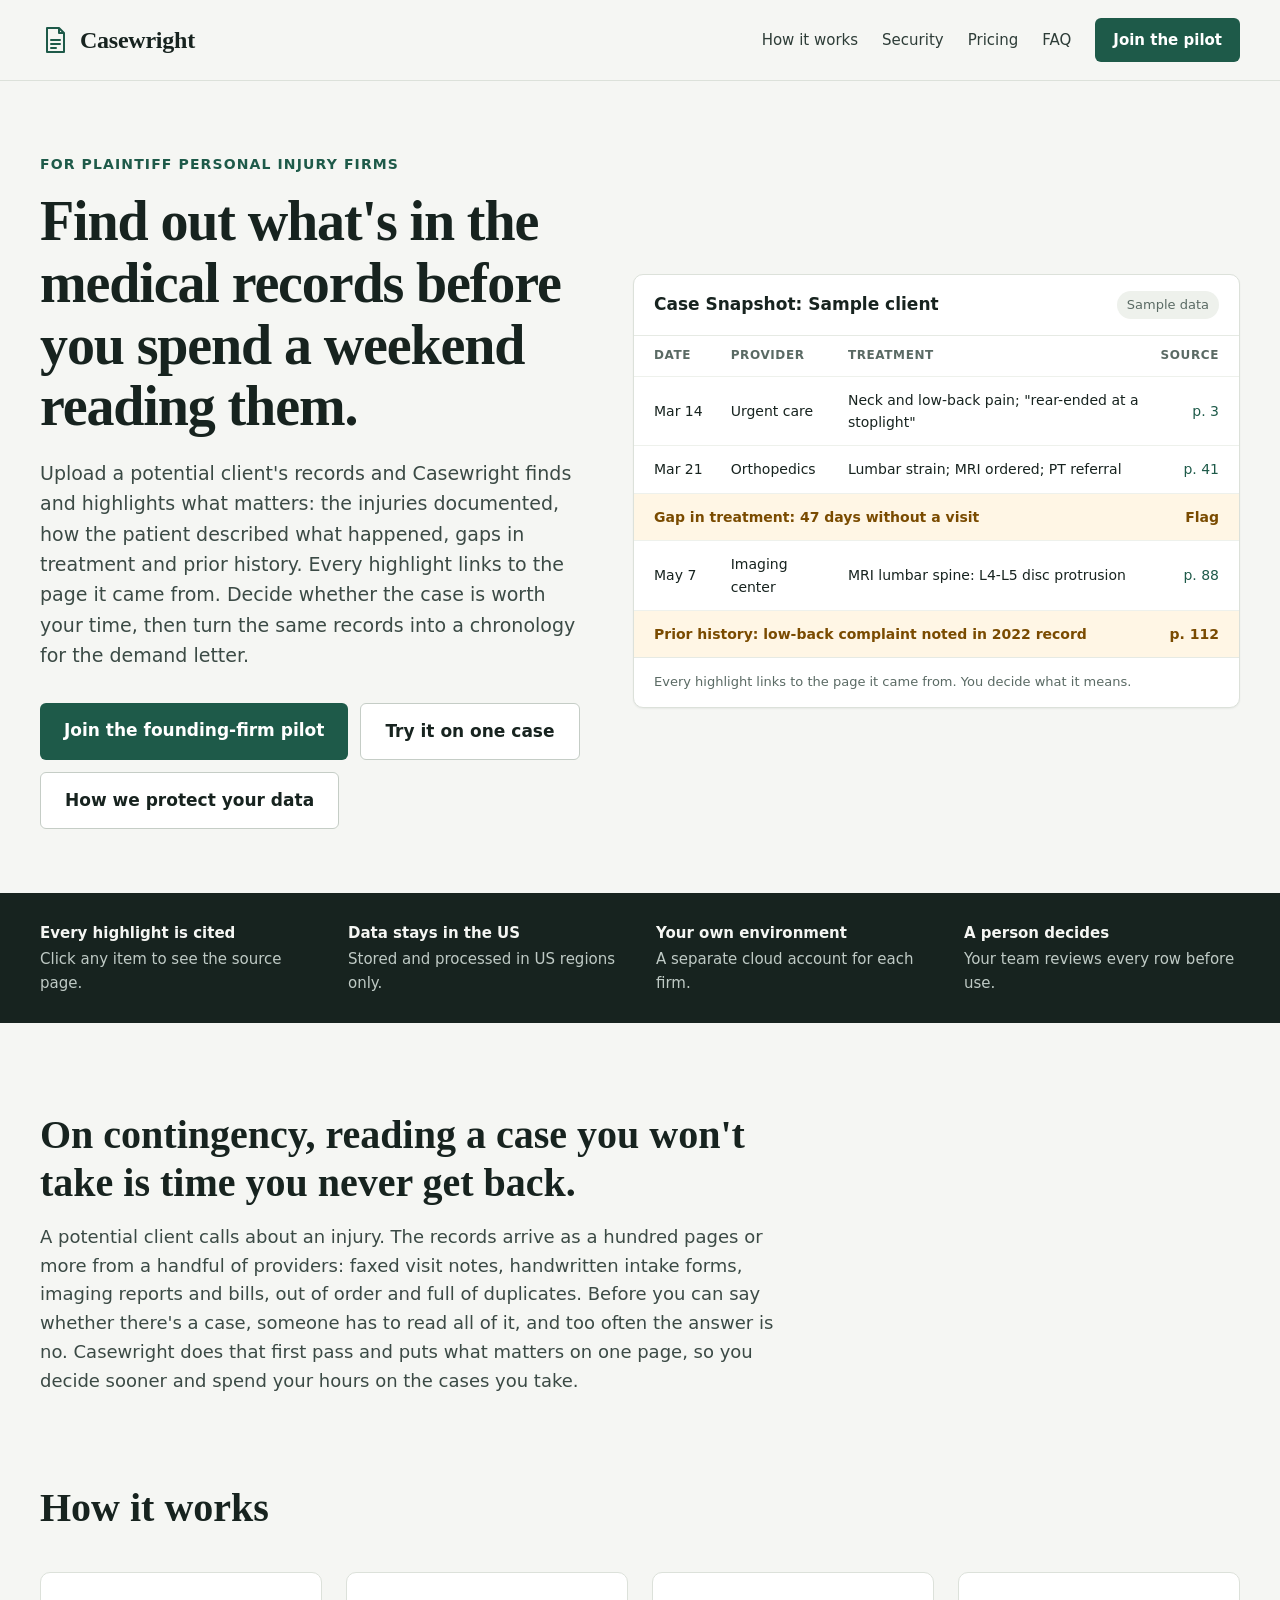
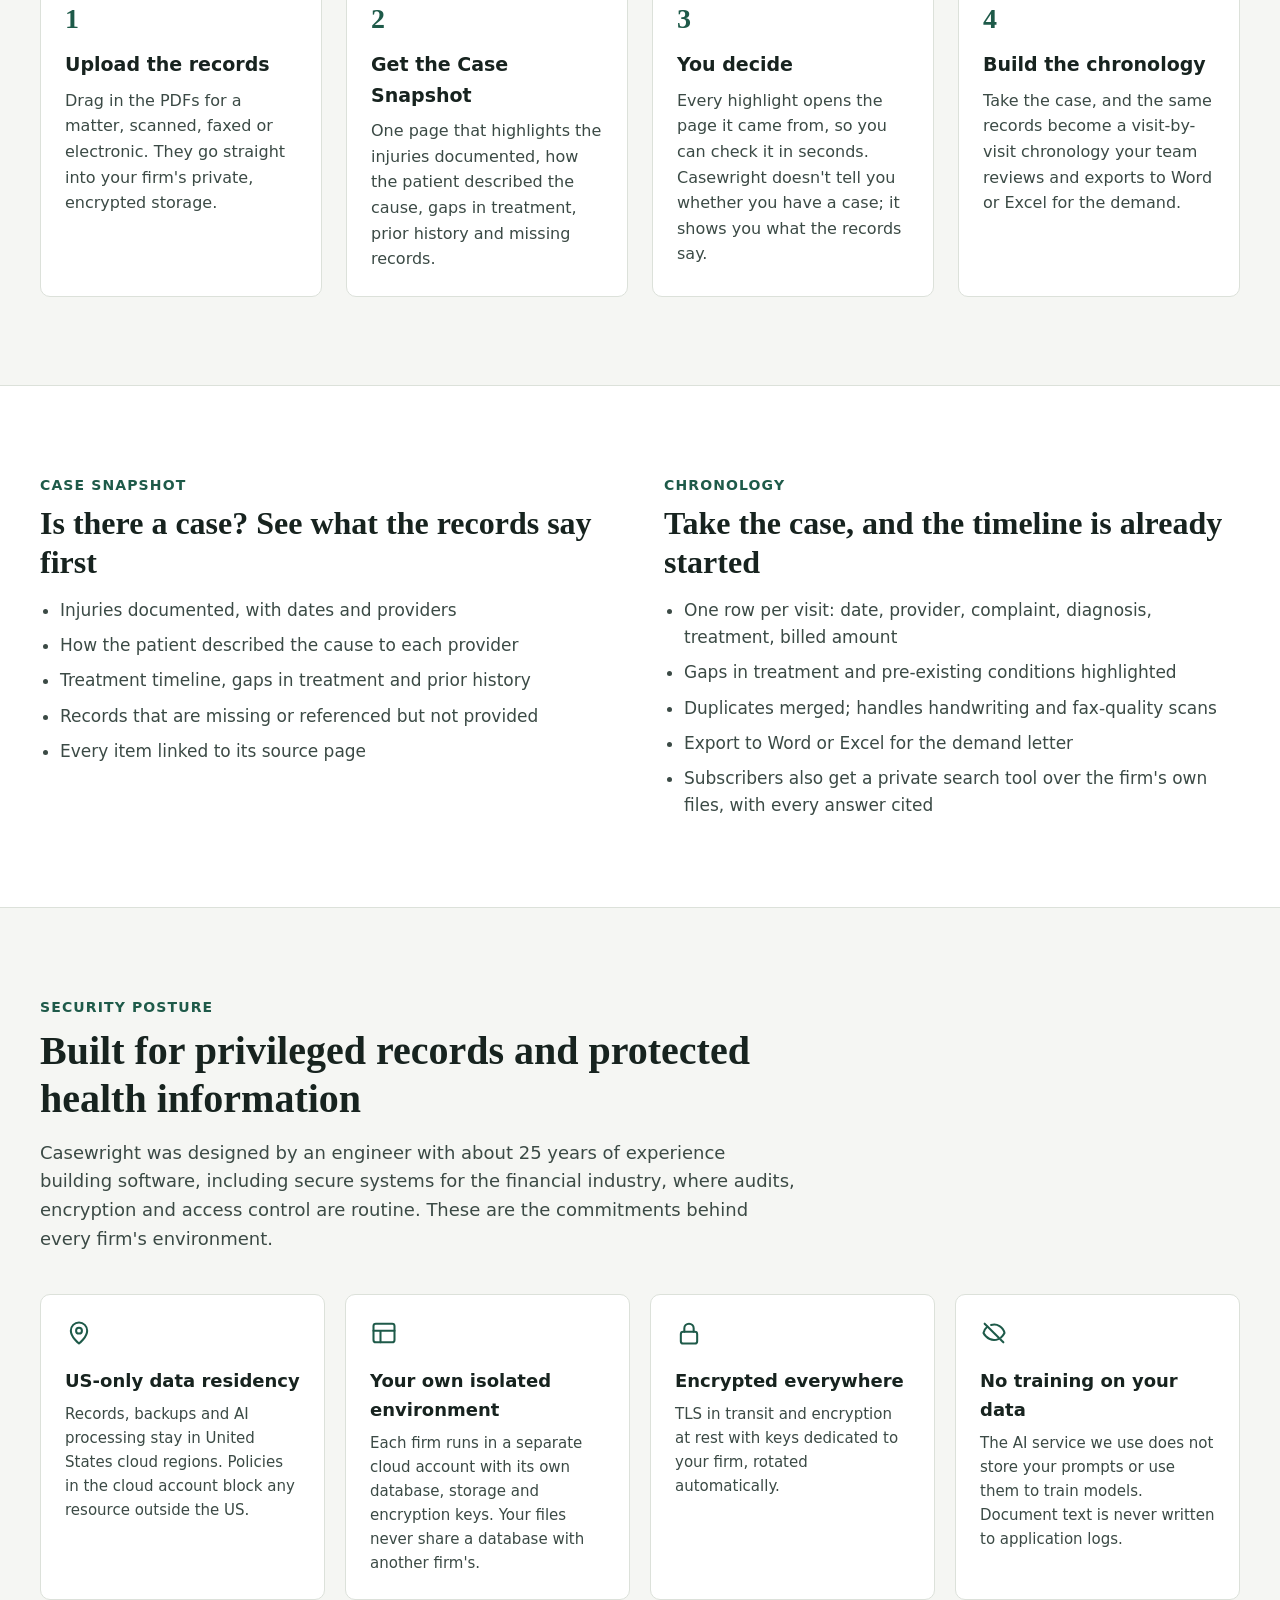
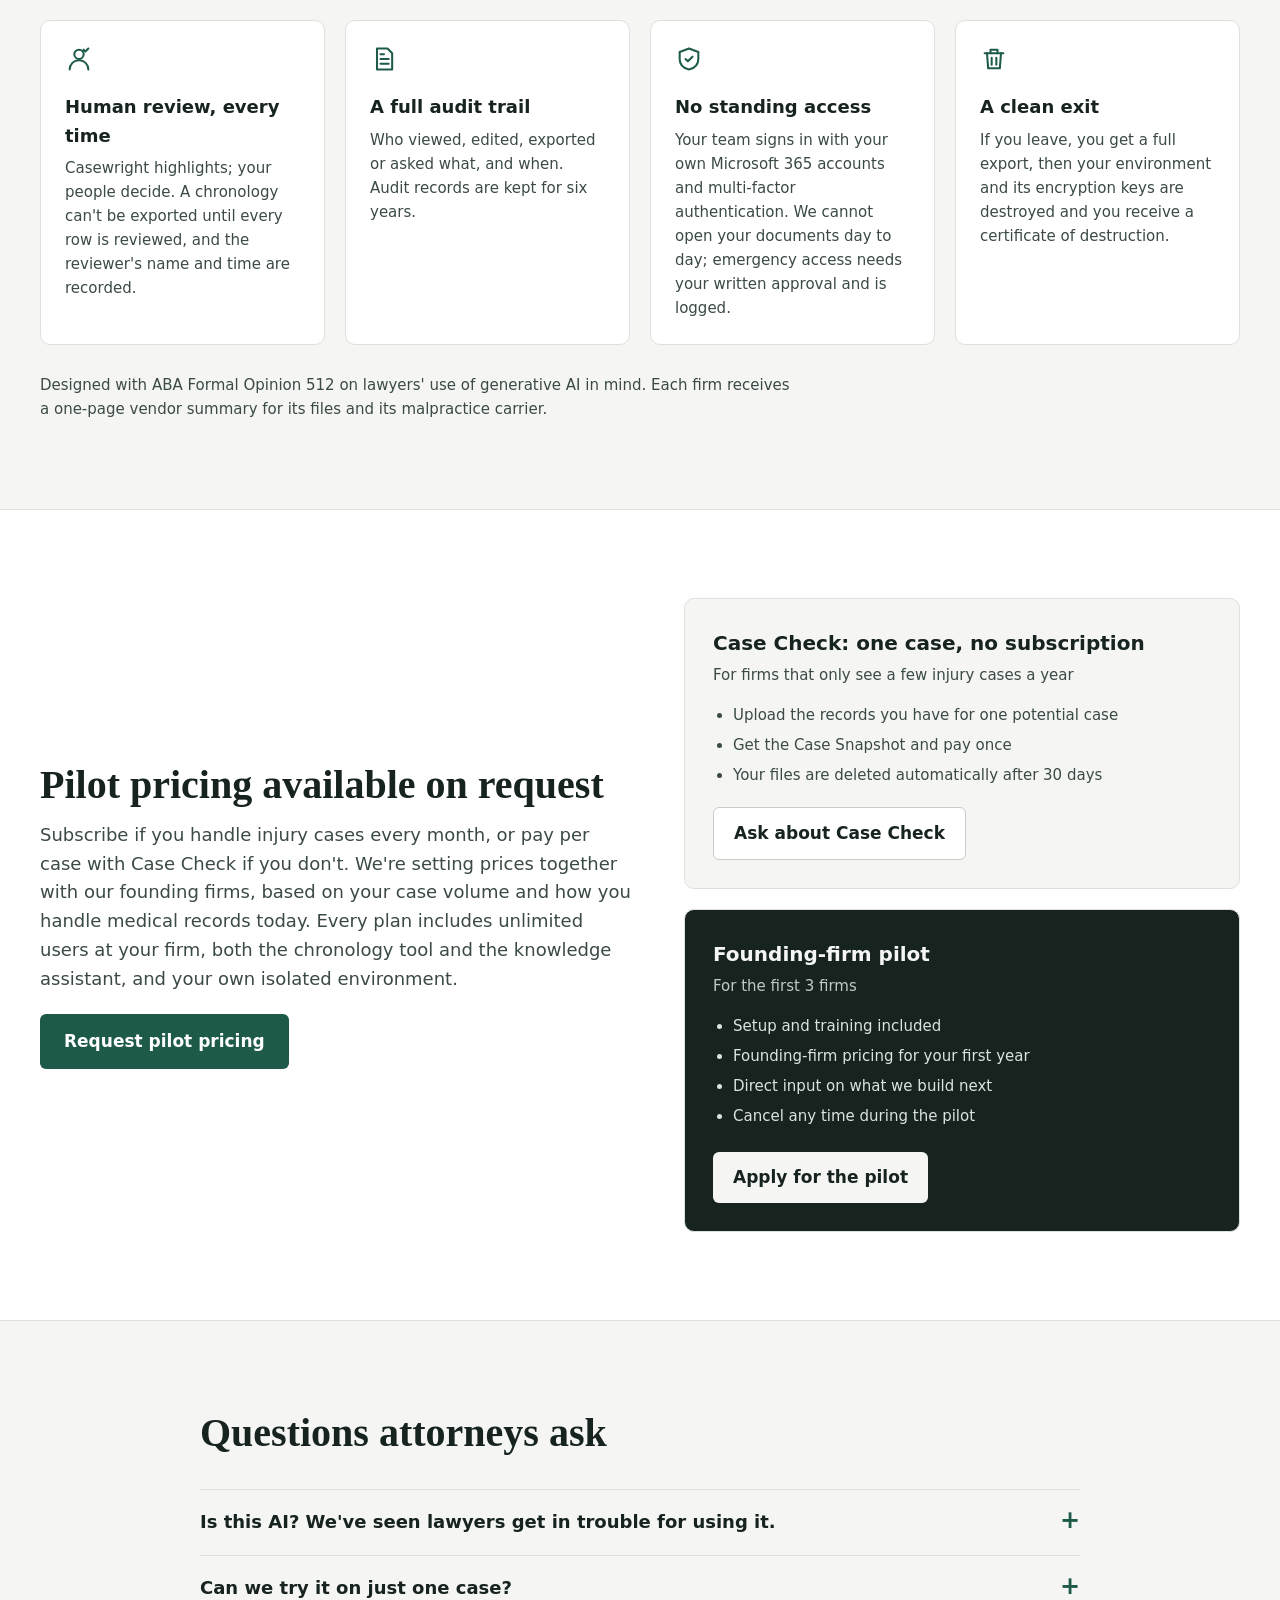
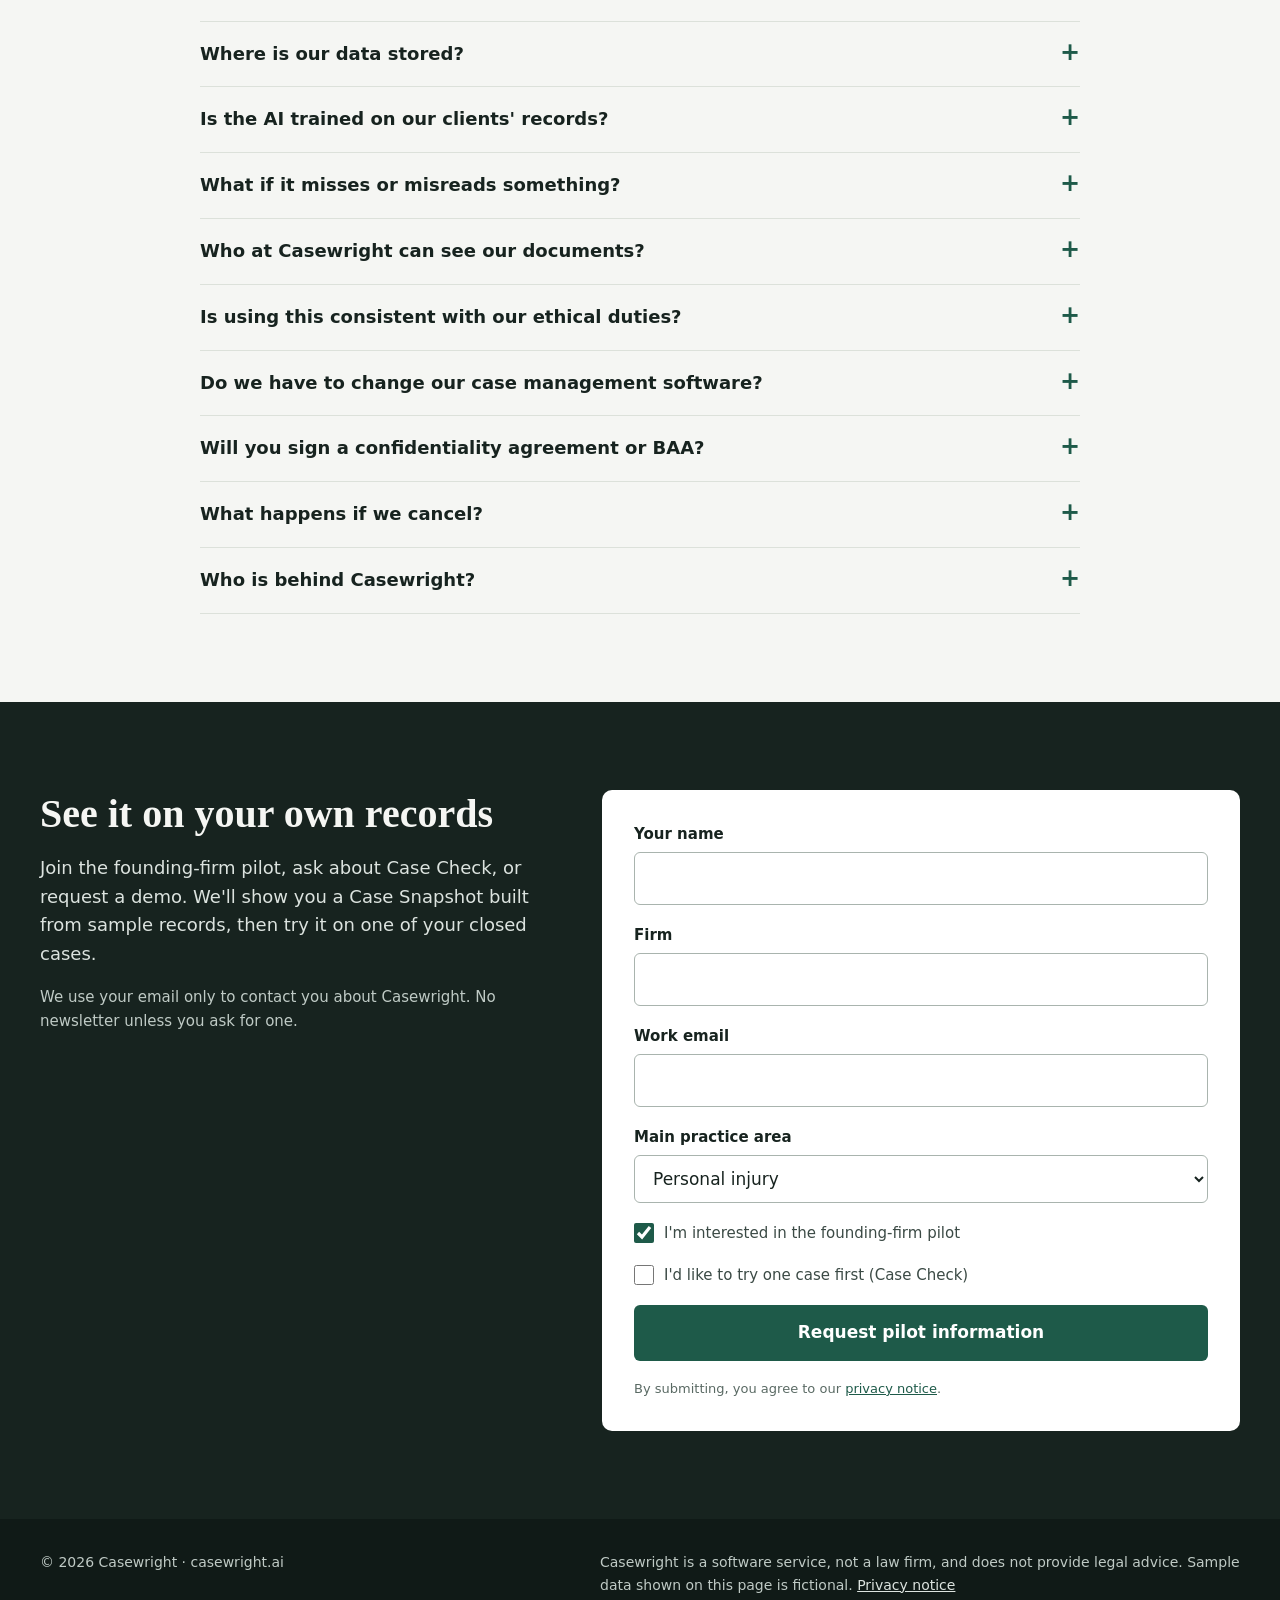
<file: index.html>
<!doctype html>
<html lang="en">
<head>
<meta charset="utf-8">
<meta name="viewport" content="width=device-width, initial-scale=1">
<title>Casewright: know what's in the medical records, fast</title>
<meta name="description" content="For plaintiff personal injury firms: Casewright finds and highlights what's in a potential client's medical records, with every item linked to its page, so you know whether a case is worth your time. Subscription or pay per case.">
<meta http-equiv="Content-Security-Policy" content="default-src 'self'; script-src 'self'; style-src 'self' 'unsafe-inline' https://fonts.googleapis.com; font-src https://fonts.gstatic.com; img-src 'self' data:; connect-src https://formspree.io; form-action https://formspree.io; base-uri 'self'; object-src 'none'; upgrade-insecure-requests">
<meta name="referrer" content="strict-origin-when-cross-origin">
<link rel="canonical" href="https://casewright.ai/">
<link rel="icon" href="assets/favicon.svg" type="image/svg+xml">
<meta property="og:type" content="website">
<meta property="og:url" content="https://casewright.ai/">
<meta property="og:title" content="Casewright: know what's in the medical records, fast">
<meta property="og:description" content="Find out what's in the medical records before you spend a weekend reading them. Every highlight linked to its page.">
<meta name="twitter:card" content="summary">
<link rel="preconnect" href="https://fonts.googleapis.com">
<link rel="preconnect" href="https://fonts.gstatic.com" crossorigin>
<link rel="stylesheet" href="https://fonts.googleapis.com/css2?family=IBM+Plex+Sans:wght@400;500;600&amp;family=IBM+Plex+Serif:wght@500;600&amp;display=swap">
<link rel="stylesheet" href="assets/site.css">
<script src="assets/site.js" defer></script>
</head>
<body>
<a class="skip" href="#top">Skip to content</a>
<div style="width: 100%; min-height: 100vh; background: #F5F6F3; color: #17231F; font-size: 17px; line-height: 1.6">

<!-- Header -->
<header style="background: #F5F6F3; border-bottom: 1px solid #DCE1DA">
<nav aria-label="Main" style="max-width: 1200px; margin: 0 auto; padding: 18px 24px; display: flex; flex-wrap: wrap; align-items: center; justify-content: space-between; gap: 16px">
<a href="#top" style="display: flex; align-items: center; gap: 10px; text-decoration: none; color: #17231F">
<svg width="30" height="30" viewBox="0 0 30 30" fill="none" aria-hidden="true"><path d="M7 3 H19 L24 8 V27 H7 Z" stroke="#1E5A49" stroke-width="2" stroke-linejoin="round"></path><path d="M19 3 V8 H24" stroke="#1E5A49" stroke-width="2" stroke-linejoin="round"></path><path d="M11 15 H20 M11 19 H20 M11 23 H16" stroke="#1E5A49" stroke-width="2" stroke-linecap="round"></path></svg>
<span style="font-family: 'IBM Plex Serif', Georgia, serif; font-size: 24px; font-weight: 600; letter-spacing: -0.01em">Casewright</span>
</a>
<div style="display: flex; flex-wrap: wrap; align-items: center; gap: 8px 24px; font-size: 15px">
<a href="#how" style="text-decoration: none; color: #2E3D38">How it works</a>
<a href="#security" style="text-decoration: none; color: #2E3D38">Security</a>
<a href="#pricing" style="text-decoration: none; color: #2E3D38">Pricing</a>
<a href="#faq" style="text-decoration: none; color: #2E3D38">FAQ</a>
<a href="#signup" style="text-decoration: none; background: #1E5A49; color: #FFFFFF; padding: 10px 18px; border-radius: 6px; font-weight: 600; min-height: 24px">Join the pilot</a>
</div>
</nav>
</header>

<main id="top">

<!-- Hero -->
<section style="max-width: 1200px; margin: 0 auto; padding: 72px 24px 64px; display: flex; flex-wrap: wrap; gap: 48px; align-items: center">
<div style="flex: 1 1 460px; min-width: 0">
<p style="margin: 0 0 16px; font-size: 14px; font-weight: 600; letter-spacing: 0.08em; text-transform: uppercase; color: #1E5A49">For plaintiff personal injury firms</p>
<h1 style="margin: 0 0 20px; font-family: 'IBM Plex Serif', Georgia, serif; font-size: clamp(36px, 5vw, 56px); line-height: 1.1; font-weight: 600; letter-spacing: -0.02em">Find out what's in the medical records before you spend a weekend reading them.</h1>
<p style="margin: 0 0 32px; font-size: 19px; color: #3B4A45; max-width: 560px">Upload a potential client's records and Casewright finds and highlights what matters: the injuries documented, how the patient described what happened, gaps in treatment and prior history. Every highlight links to the page it came from. Decide whether the case is worth your time, then turn the same records into a chronology for the demand letter.</p>
<div style="display: flex; flex-wrap: wrap; gap: 12px">
<a href="#signup" style="text-decoration: none; background: #1E5A49; color: #FFFFFF; padding: 14px 24px; border-radius: 6px; font-weight: 600; font-size: 17px">Join the founding-firm pilot</a>
<a href="#pricing" style="text-decoration: none; background: #FFFFFF; color: #17231F; border: 1px solid #C5CDC6; padding: 14px 24px; border-radius: 6px; font-weight: 600; font-size: 17px">Try it on one case</a>
<a href="#security" style="text-decoration: none; background: #FFFFFF; color: #17231F; border: 1px solid #C5CDC6; padding: 14px 24px; border-radius: 6px; font-weight: 600; font-size: 17px">How we protect your data</a>
</div>
</div>

<!-- Sample chronology card -->
<div style="flex: 1 1 520px; min-width: 0; background: #FFFFFF; border: 1px solid #DCE1DA; border-radius: 10px; box-shadow: 0 1px 2px rgba(23,35,31,0.06)">
<div style="display: flex; flex-wrap: wrap; justify-content: space-between; align-items: center; gap: 8px; padding: 16px 20px; border-bottom: 1px solid #E6EAE4">
<div style="font-weight: 600">Case Snapshot: Sample client</div>
<div style="font-size: 13px; color: #5A6A64; background: #EEF1EC; padding: 4px 10px; border-radius: 999px">Sample data</div>
</div>
<div style="overflow-x: auto">
<table style="width: 100%; border-collapse: collapse; font-size: 14px; min-width: 520px">
<thead>
<tr style="text-align: left; color: #5A6A64; font-size: 12px; text-transform: uppercase; letter-spacing: 0.05em">
<th scope="col" style="padding: 10px 20px; font-weight: 600">Date</th>
<th scope="col" style="padding: 10px 8px; font-weight: 600">Provider</th>
<th scope="col" style="padding: 10px 8px; font-weight: 600">Treatment</th>
<th scope="col" style="padding: 10px 20px 10px 8px; font-weight: 600; text-align: right">Source</th>
</tr>
</thead>
<tbody>
<tr style="border-top: 1px solid #EEF1EC">
<td style="padding: 12px 20px; white-space: nowrap">Mar 14</td>
<td style="padding: 12px 8px">Urgent care</td>
<td style="padding: 12px 8px">Neck and low-back pain; "rear-ended at a stoplight"</td>
<td style="padding: 12px 20px 12px 8px; text-align: right; color: #1E5A49; white-space: nowrap">p. 3</td>
</tr>
<tr style="border-top: 1px solid #EEF1EC">
<td style="padding: 12px 20px; white-space: nowrap">Mar 21</td>
<td style="padding: 12px 8px">Orthopedics</td>
<td style="padding: 12px 8px">Lumbar strain; MRI ordered; PT referral</td>
<td style="padding: 12px 20px 12px 8px; text-align: right; color: #1E5A49; white-space: nowrap">p. 41</td>
</tr>
<tr style="border-top: 1px solid #EEF1EC; background: #FFF6E5">
<td style="padding: 12px 20px; white-space: nowrap; color: #7A4B00; font-weight: 600" colspan="3">Gap in treatment: 47 days without a visit</td>
<td style="padding: 12px 20px 12px 8px; text-align: right; color: #7A4B00; white-space: nowrap; font-weight: 600">Flag</td>
</tr>
<tr style="border-top: 1px solid #EEF1EC">
<td style="padding: 12px 20px; white-space: nowrap">May 7</td>
<td style="padding: 12px 8px">Imaging center</td>
<td style="padding: 12px 8px">MRI lumbar spine: L4-L5 disc protrusion</td>
<td style="padding: 12px 20px 12px 8px; text-align: right; color: #1E5A49; white-space: nowrap">p. 88</td>
</tr>
<tr style="border-top: 1px solid #EEF1EC; background: #FFF6E5">
<td style="padding: 12px 20px; white-space: nowrap; color: #7A4B00; font-weight: 600" colspan="3">Prior history: low-back complaint noted in 2022 record</td>
<td style="padding: 12px 20px 12px 8px; text-align: right; color: #7A4B00; white-space: nowrap; font-weight: 600">p. 112</td>
</tr>
</tbody>
</table>
</div>
<div style="padding: 14px 20px; border-top: 1px solid #E6EAE4; font-size: 13px; color: #5A6A64">Every highlight links to the page it came from. You decide what it means.</div>
</div>
</section>

<!-- Principles strip -->
<section aria-label="Principles" style="background: #17231F; color: #F5F6F3">
<div style="max-width: 1200px; margin: 0 auto; padding: 28px 24px; display: grid; grid-template-columns: repeat(auto-fit, minmax(220px, 1fr)); gap: 20px 32px; font-size: 15px">
<div><div style="font-weight: 600; margin-bottom: 2px">Every highlight is cited</div><div style="color: #BFCAC5">Click any item to see the source page.</div></div>
<div><div style="font-weight: 600; margin-bottom: 2px">Data stays in the US</div><div style="color: #BFCAC5">Stored and processed in US regions only.</div></div>
<div><div style="font-weight: 600; margin-bottom: 2px">Your own environment</div><div style="color: #BFCAC5">A separate cloud account for each firm.</div></div>
<div><div style="font-weight: 600; margin-bottom: 2px">A person decides</div><div style="color: #BFCAC5">Your team reviews every row before use.</div></div>
</div>
</section>

<!-- Problem -->
<section style="max-width: 1200px; margin: 0 auto; padding: 88px 24px 24px">
<div style="max-width: 760px">
<h2 style="margin: 0 0 16px; font-family: 'IBM Plex Serif', Georgia, serif; font-size: clamp(28px, 3.5vw, 40px); line-height: 1.2; font-weight: 600">On contingency, reading a case you won't take is time you never get back.</h2>
<p style="margin: 0; font-size: 18px; color: #3B4A45">A potential client calls about an injury. The records arrive as a hundred pages or more from a handful of providers: faxed visit notes, handwritten intake forms, imaging reports and bills, out of order and full of duplicates. Before you can say whether there's a case, someone has to read all of it, and too often the answer is no. Casewright does that first pass and puts what matters on one page, so you decide sooner and spend your hours on the cases you take.</p>
</div>
</section>

<!-- How it works -->
<section id="how" style="max-width: 1200px; margin: 0 auto; padding: 64px 24px 88px">
<h2 style="margin: 0 0 40px; font-family: 'IBM Plex Serif', Georgia, serif; font-size: clamp(28px, 3.5vw, 40px); line-height: 1.2; font-weight: 600">How it works</h2>
<ol style="list-style: none; margin: 0; padding: 0; display: grid; grid-template-columns: repeat(auto-fit, minmax(240px, 1fr)); gap: 24px">
<li style="background: #FFFFFF; border: 1px solid #DCE1DA; border-radius: 10px; padding: 24px">
<div style="font-family: 'IBM Plex Serif', Georgia, serif; font-size: 28px; color: #1E5A49; font-weight: 600; margin-bottom: 8px">1</div>
<h3 style="margin: 0 0 8px; font-size: 19px; font-weight: 600">Upload the records</h3>
<p style="margin: 0; color: #3B4A45; font-size: 16px">Drag in the PDFs for a matter, scanned, faxed or electronic. They go straight into your firm's private, encrypted storage.</p>
</li>
<li style="background: #FFFFFF; border: 1px solid #DCE1DA; border-radius: 10px; padding: 24px">
<div style="font-family: 'IBM Plex Serif', Georgia, serif; font-size: 28px; color: #1E5A49; font-weight: 600; margin-bottom: 8px">2</div>
<h3 style="margin: 0 0 8px; font-size: 19px; font-weight: 600">Get the Case Snapshot</h3>
<p style="margin: 0; color: #3B4A45; font-size: 16px">One page that highlights the injuries documented, how the patient described the cause, gaps in treatment, prior history and missing records.</p>
</li>
<li style="background: #FFFFFF; border: 1px solid #DCE1DA; border-radius: 10px; padding: 24px">
<div style="font-family: 'IBM Plex Serif', Georgia, serif; font-size: 28px; color: #1E5A49; font-weight: 600; margin-bottom: 8px">3</div>
<h3 style="margin: 0 0 8px; font-size: 19px; font-weight: 600">You decide</h3>
<p style="margin: 0; color: #3B4A45; font-size: 16px">Every highlight opens the page it came from, so you can check it in seconds. Casewright doesn't tell you whether you have a case; it shows you what the records say.</p>
</li>
<li style="background: #FFFFFF; border: 1px solid #DCE1DA; border-radius: 10px; padding: 24px">
<div style="font-family: 'IBM Plex Serif', Georgia, serif; font-size: 28px; color: #1E5A49; font-weight: 600; margin-bottom: 8px">4</div>
<h3 style="margin: 0 0 8px; font-size: 19px; font-weight: 600">Build the chronology</h3>
<p style="margin: 0; color: #3B4A45; font-size: 16px">Take the case, and the same records become a visit-by-visit chronology your team reviews and exports to Word or Excel for the demand.</p>
</li>
</ol>
</section>

<!-- Two products -->
<section style="background: #FFFFFF; border-top: 1px solid #DCE1DA; border-bottom: 1px solid #DCE1DA">
<div style="max-width: 1200px; margin: 0 auto; padding: 88px 24px; display: grid; grid-template-columns: repeat(auto-fit, minmax(320px, 1fr)); gap: 48px">
<div>
<p style="margin: 0 0 8px; font-size: 14px; font-weight: 600; letter-spacing: 0.08em; text-transform: uppercase; color: #1E5A49">Case Snapshot</p>
<h2 style="margin: 0 0 16px; font-family: 'IBM Plex Serif', Georgia, serif; font-size: 32px; line-height: 1.2; font-weight: 600">Is there a case? See what the records say first</h2>
<ul style="margin: 0; padding: 0 0 0 20px; color: #3B4A45; display: flex; flex-direction: column; gap: 8px">
<li>Injuries documented, with dates and providers</li>
<li>How the patient described the cause to each provider</li>
<li>Treatment timeline, gaps in treatment and prior history</li>
<li>Records that are missing or referenced but not provided</li>
<li>Every item linked to its source page</li>
</ul>
</div>
<div>
<p style="margin: 0 0 8px; font-size: 14px; font-weight: 600; letter-spacing: 0.08em; text-transform: uppercase; color: #1E5A49">Chronology</p>
<h2 style="margin: 0 0 16px; font-family: 'IBM Plex Serif', Georgia, serif; font-size: 32px; line-height: 1.2; font-weight: 600">Take the case, and the timeline is already started</h2>
<ul style="margin: 0; padding: 0 0 0 20px; color: #3B4A45; display: flex; flex-direction: column; gap: 8px">
<li>One row per visit: date, provider, complaint, diagnosis, treatment, billed amount</li>
<li>Gaps in treatment and pre-existing conditions highlighted</li>
<li>Duplicates merged; handles handwriting and fax-quality scans</li>
<li>Export to Word or Excel for the demand letter</li>
<li>Subscribers also get a private search tool over the firm's own files, with every answer cited</li>
</ul>
</div>
</div>
</section>

<!-- Security -->
<section id="security" style="max-width: 1200px; margin: 0 auto; padding: 88px 24px">
<div style="max-width: 760px; margin-bottom: 40px">
<p style="margin: 0 0 8px; font-size: 14px; font-weight: 600; letter-spacing: 0.08em; text-transform: uppercase; color: #1E5A49">Security posture</p>
<h2 style="margin: 0 0 16px; font-family: 'IBM Plex Serif', Georgia, serif; font-size: clamp(28px, 3.5vw, 40px); line-height: 1.2; font-weight: 600">Built for privileged records and protected health information</h2>
<p style="margin: 0; font-size: 18px; color: #3B4A45">Casewright was designed by an engineer with about 25 years of experience building software, including secure systems for the financial industry, where audits, encryption and access control are routine. These are the commitments behind every firm's environment.</p>
</div>
<div style="display: grid; grid-template-columns: repeat(auto-fit, minmax(260px, 1fr)); gap: 20px">
<div style="background: #FFFFFF; border: 1px solid #DCE1DA; border-radius: 10px; padding: 24px">
<svg width="28" height="28" viewBox="0 0 24 24" fill="none" stroke="#1E5A49" stroke-width="1.75" stroke-linecap="round" stroke-linejoin="round" aria-hidden="true"><path d="M12 21s-7-5.5-7-11a7 7 0 0 1 14 0c0 5.5-7 11-7 11z"></path><circle cx="12" cy="10" r="2.5"></circle></svg>
<h3 style="margin: 12px 0 6px; font-size: 18px; font-weight: 600">US-only data residency</h3>
<p style="margin: 0; color: #3B4A45; font-size: 15px">Records, backups and AI processing stay in United States cloud regions. Policies in the cloud account block any resource outside the US.</p>
</div>
<div style="background: #FFFFFF; border: 1px solid #DCE1DA; border-radius: 10px; padding: 24px">
<svg width="28" height="28" viewBox="0 0 24 24" fill="none" stroke="#1E5A49" stroke-width="1.75" stroke-linecap="round" stroke-linejoin="round" aria-hidden="true"><rect x="3" y="4" width="18" height="16" rx="2"></rect><path d="M3 10h18M9 10v10"></path></svg>
<h3 style="margin: 12px 0 6px; font-size: 18px; font-weight: 600">Your own isolated environment</h3>
<p style="margin: 0; color: #3B4A45; font-size: 15px">Each firm runs in a separate cloud account with its own database, storage and encryption keys. Your files never share a database with another firm's.</p>
</div>
<div style="background: #FFFFFF; border: 1px solid #DCE1DA; border-radius: 10px; padding: 24px">
<svg width="28" height="28" viewBox="0 0 24 24" fill="none" stroke="#1E5A49" stroke-width="1.75" stroke-linecap="round" stroke-linejoin="round" aria-hidden="true"><rect x="5" y="11" width="14" height="10" rx="2"></rect><path d="M8 11V8a4 4 0 0 1 8 0v3"></path></svg>
<h3 style="margin: 12px 0 6px; font-size: 18px; font-weight: 600">Encrypted everywhere</h3>
<p style="margin: 0; color: #3B4A45; font-size: 15px">TLS in transit and encryption at rest with keys dedicated to your firm, rotated automatically.</p>
</div>
<div style="background: #FFFFFF; border: 1px solid #DCE1DA; border-radius: 10px; padding: 24px">
<svg width="28" height="28" viewBox="0 0 24 24" fill="none" stroke="#1E5A49" stroke-width="1.75" stroke-linecap="round" stroke-linejoin="round" aria-hidden="true"><path d="M4 4l16 16"></path><path d="M9.5 5.2A9 9 0 0 1 21 12s-1 2-3 3.8M6.2 6.6C4 8.3 3 12 3 12s3 6 9 6c1.4 0 2.6-.3 3.7-.8"></path></svg>
<h3 style="margin: 12px 0 6px; font-size: 18px; font-weight: 600">No training on your data</h3>
<p style="margin: 0; color: #3B4A45; font-size: 15px">The AI service we use does not store your prompts or use them to train models. Document text is never written to application logs.</p>
</div>
<div style="background: #FFFFFF; border: 1px solid #DCE1DA; border-radius: 10px; padding: 24px">
<svg width="28" height="28" viewBox="0 0 24 24" fill="none" stroke="#1E5A49" stroke-width="1.75" stroke-linecap="round" stroke-linejoin="round" aria-hidden="true"><circle cx="12" cy="8" r="4"></circle><path d="M4 21a8 8 0 0 1 16 0"></path><path d="M16 4l1.5 1.5L20 3"></path></svg>
<h3 style="margin: 12px 0 6px; font-size: 18px; font-weight: 600">Human review, every time</h3>
<p style="margin: 0; color: #3B4A45; font-size: 15px">Casewright highlights; your people decide. A chronology can't be exported until every row is reviewed, and the reviewer's name and time are recorded.</p>
</div>
<div style="background: #FFFFFF; border: 1px solid #DCE1DA; border-radius: 10px; padding: 24px">
<svg width="28" height="28" viewBox="0 0 24 24" fill="none" stroke="#1E5A49" stroke-width="1.75" stroke-linecap="round" stroke-linejoin="round" aria-hidden="true"><path d="M6 3h9l4 4v14H6z"></path><path d="M9 12h7M9 16h7M9 8h3"></path></svg>
<h3 style="margin: 12px 0 6px; font-size: 18px; font-weight: 600">A full audit trail</h3>
<p style="margin: 0; color: #3B4A45; font-size: 15px">Who viewed, edited, exported or asked what, and when. Audit records are kept for six years.</p>
</div>
<div style="background: #FFFFFF; border: 1px solid #DCE1DA; border-radius: 10px; padding: 24px">
<svg width="28" height="28" viewBox="0 0 24 24" fill="none" stroke="#1E5A49" stroke-width="1.75" stroke-linecap="round" stroke-linejoin="round" aria-hidden="true"><path d="M12 3l8 3v6c0 5-3.5 8-8 9-4.5-1-8-4-8-9V6z"></path><path d="M9 12l2 2 4-4"></path></svg>
<h3 style="margin: 12px 0 6px; font-size: 18px; font-weight: 600">No standing access</h3>
<p style="margin: 0; color: #3B4A45; font-size: 15px">Your team signs in with your own Microsoft 365 accounts and multi-factor authentication. We cannot open your documents day to day; emergency access needs your written approval and is logged.</p>
</div>
<div style="background: #FFFFFF; border: 1px solid #DCE1DA; border-radius: 10px; padding: 24px">
<svg width="28" height="28" viewBox="0 0 24 24" fill="none" stroke="#1E5A49" stroke-width="1.75" stroke-linecap="round" stroke-linejoin="round" aria-hidden="true"><path d="M4 7h16M10 11v6M14 11v6"></path><path d="M6 7l1 13h10l1-13M9 7V4h6v3"></path></svg>
<h3 style="margin: 12px 0 6px; font-size: 18px; font-weight: 600">A clean exit</h3>
<p style="margin: 0; color: #3B4A45; font-size: 15px">If you leave, you get a full export, then your environment and its encryption keys are destroyed and you receive a certificate of destruction.</p>
</div>
</div>
<p style="margin: 28px 0 0; font-size: 15px; color: #3B4A45; max-width: 760px">Designed with ABA Formal Opinion 512 on lawyers' use of generative AI in mind. Each firm receives a one-page vendor summary for its files and its malpractice carrier.</p>
</section>

<!-- Pricing -->
<section id="pricing" style="background: #FFFFFF; border-top: 1px solid #DCE1DA; border-bottom: 1px solid #DCE1DA">
<div style="max-width: 1200px; margin: 0 auto; padding: 88px 24px">
<div style="display: flex; flex-wrap: wrap; gap: 48px; align-items: center">
<div style="flex: 1 1 420px; min-width: 0">
<h2 style="margin: 0 0 12px; font-family: 'IBM Plex Serif', Georgia, serif; font-size: clamp(28px, 3.5vw, 40px); line-height: 1.2; font-weight: 600">Pilot pricing available on request</h2>
<p style="margin: 0 0 20px; font-size: 18px; color: #3B4A45">Subscribe if you handle injury cases every month, or pay per case with Case Check if you don't. We're setting prices together with our founding firms, based on your case volume and how you handle medical records today. Every plan includes unlimited users at your firm, both the chronology tool and the knowledge assistant, and your own isolated environment.</p>
<a href="#signup" style="display: inline-block; text-decoration: none; background: #1E5A49; color: #FFFFFF; padding: 14px 24px; border-radius: 6px; font-weight: 600">Request pilot pricing</a>
</div>
<div style="flex: 1 1 380px; min-width: 0; display: flex; flex-direction: column; gap: 20px">
<div style="border: 1px solid #DCE1DA; border-radius: 10px; padding: 28px; background: #F5F6F3">
<h3 style="margin: 0 0 4px; font-size: 20px; font-weight: 600">Case Check: one case, no subscription</h3>
<p style="margin: 0 0 16px; color: #3B4A45; font-size: 15px">For firms that only see a few injury cases a year</p>
<ul style="margin: 0 0 20px; padding: 0 0 0 20px; color: #3B4A45; font-size: 15px; display: flex; flex-direction: column; gap: 6px">
<li>Upload the records you have for one potential case</li>
<li>Get the Case Snapshot and pay once</li>
<li>Your files are deleted automatically after 30 days</li>
</ul>
<a href="#signup" style="display: inline-block; text-decoration: none; background: #FFFFFF; color: #17231F; border: 1px solid #C5CDC6; padding: 12px 20px; border-radius: 6px; font-weight: 600">Ask about Case Check</a>
</div>
<div style="border: 1px solid #DCE1DA; border-radius: 10px; padding: 28px; background: #17231F; color: #F5F6F3">
<h3 style="margin: 0 0 4px; font-size: 20px; font-weight: 600">Founding-firm pilot</h3>
<p style="margin: 0 0 16px; color: #BFCAC5; font-size: 15px">For the first 3 firms</p>
<ul style="margin: 0 0 24px; padding: 0 0 0 20px; color: #DCE3DF; font-size: 15px; display: flex; flex-direction: column; gap: 6px">
<li>Setup and training included</li>
<li>Founding-firm pricing for your first year</li>
<li>Direct input on what we build next</li>
<li>Cancel any time during the pilot</li>
</ul>
<a href="#signup" style="display: inline-block; text-decoration: none; background: #F5F6F3; color: #17231F; padding: 12px 20px; border-radius: 6px; font-weight: 600">Apply for the pilot</a>
</div>
</div>
</div>
</div>
</section>

<!-- FAQ -->
<section id="faq" style="max-width: 880px; margin: 0 auto; padding: 88px 24px">
<h2 style="margin: 0 0 32px; font-family: 'IBM Plex Serif', Georgia, serif; font-size: clamp(28px, 3.5vw, 40px); line-height: 1.2; font-weight: 600">Questions attorneys ask</h2>
<div style="border-top: 1px solid #DCE1DA">
<details style="border-bottom: 1px solid #DCE1DA; padding: 18px 0">
<summary style="display: flex; justify-content: space-between; gap: 16px; font-size: 18px; font-weight: 600">Is this AI? We've seen lawyers get in trouble for using it.<span class="faq-plus" aria-hidden="true" style="color: #1E5A49; font-size: 24px; line-height: 1; transition: transform 0.15s">+</span></summary>
<p style="margin: 12px 0 0; color: #3B4A45">Yes, Casewright uses AI to read and sort records, and we say so plainly. It does not write briefs, cite case law or give legal conclusions, which is where the sanctions in the news came from. It finds and highlights what is already in your client's records and links every item to the page, so you can check it before relying on it.</p>
</details>
<details style="border-bottom: 1px solid #DCE1DA; padding: 18px 0">
<summary style="display: flex; justify-content: space-between; gap: 16px; font-size: 18px; font-weight: 600">Can we try it on just one case?<span class="faq-plus" aria-hidden="true" style="color: #1E5A49; font-size: 24px; line-height: 1; transition: transform 0.15s">+</span></summary>
<p style="margin: 12px 0 0; color: #3B4A45">Yes. Case Check lets you upload the records for a single potential case, get the Case Snapshot and pay once, with no subscription. The files are deleted automatically after 30 days.</p>
</details>
<details style="border-bottom: 1px solid #DCE1DA; padding: 18px 0">
<summary style="display: flex; justify-content: space-between; gap: 16px; font-size: 18px; font-weight: 600">Where is our data stored?<span class="faq-plus" aria-hidden="true" style="color: #1E5A49; font-size: 24px; line-height: 1; transition: transform 0.15s">+</span></summary>
<p style="margin: 12px 0 0; color: #3B4A45">Subscribers get their own cloud account in the United States; Case Check files are kept separate and encrypted per case. Documents, the database and backups stay in US regions, and the AI models we use run only in US regions. Nothing is stored or processed outside the country.</p>
</details>
<details style="border-bottom: 1px solid #DCE1DA; padding: 18px 0">
<summary style="display: flex; justify-content: space-between; gap: 16px; font-size: 18px; font-weight: 600">Is the AI trained on our clients' records?<span class="faq-plus" aria-hidden="true" style="color: #1E5A49; font-size: 24px; line-height: 1; transition: transform 0.15s">+</span></summary>
<p style="margin: 12px 0 0; color: #3B4A45">No. The AI service processes each request and does not store your prompts or use them to train models. Your records are used only to produce your chronologies and answers.</p>
</details>
<details style="border-bottom: 1px solid #DCE1DA; padding: 18px 0">
<summary style="display: flex; justify-content: space-between; gap: 16px; font-size: 18px; font-weight: 600">What if it misses or misreads something?<span class="faq-plus" aria-hidden="true" style="color: #1E5A49; font-size: 24px; line-height: 1; transition: transform 0.15s">+</span></summary>
<p style="margin: 12px 0 0; color: #3B4A45">That is why every highlight cites its source page and why nothing exports until a person reviews it. Uncertain items are marked so your reviewer knows where to look. Treat it like a first pass from a new paralegal: useful, fast, and always checked.</p>
</details>
<details style="border-bottom: 1px solid #DCE1DA; padding: 18px 0">
<summary style="display: flex; justify-content: space-between; gap: 16px; font-size: 18px; font-weight: 600">Who at Casewright can see our documents?<span class="faq-plus" aria-hidden="true" style="color: #1E5A49; font-size: 24px; line-height: 1; transition: transform 0.15s">+</span></summary>
<p style="margin: 12px 0 0; color: #3B4A45">No one, day to day. Our operating access is set up so we can keep the system running without opening client files. If you ask us to troubleshoot something that requires it, access is time-limited, needs your written approval and is recorded in the audit log.</p>
</details>
<details style="border-bottom: 1px solid #DCE1DA; padding: 18px 0">
<summary style="display: flex; justify-content: space-between; gap: 16px; font-size: 18px; font-weight: 600">Is using this consistent with our ethical duties?<span class="faq-plus" aria-hidden="true" style="color: #1E5A49; font-size: 24px; line-height: 1; transition: transform 0.15s">+</span></summary>
<p style="margin: 12px 0 0; color: #3B4A45">ABA Formal Opinion 512 asks lawyers to understand how an AI tool handles confidential information and to review its output. We give you a plain-English vendor summary covering where data lives, who can access it and how output is reviewed. Whether a tool fits your obligations is your firm's judgment; we are not a law firm and don't give legal advice.</p>
</details>
<details style="border-bottom: 1px solid #DCE1DA; padding: 18px 0">
<summary style="display: flex; justify-content: space-between; gap: 16px; font-size: 18px; font-weight: 600">Do we have to change our case management software?<span class="faq-plus" aria-hidden="true" style="color: #1E5A49; font-size: 24px; line-height: 1; transition: transform 0.15s">+</span></summary>
<p style="margin: 12px 0 0; color: #3B4A45">No. Casewright works alongside whatever you use today. Chronologies export to Word and Excel, and integrations with practice management systems are on the roadmap, shaped by our pilot firms.</p>
</details>
<details style="border-bottom: 1px solid #DCE1DA; padding: 18px 0">
<summary style="display: flex; justify-content: space-between; gap: 16px; font-size: 18px; font-weight: 600">Will you sign a confidentiality agreement or BAA?<span class="faq-plus" aria-hidden="true" style="color: #1E5A49; font-size: 24px; line-height: 1; transition: transform 0.15s">+</span></summary>
<p style="margin: 12px 0 0; color: #3B4A45">Yes. Every firm gets a written confidentiality agreement, and a business associate agreement where HIPAA applies to your practice. You own your data; we hold it on your behalf.</p>
</details>
<details style="border-bottom: 1px solid #DCE1DA; padding: 18px 0">
<summary style="display: flex; justify-content: space-between; gap: 16px; font-size: 18px; font-weight: 600">What happens if we cancel?<span class="faq-plus" aria-hidden="true" style="color: #1E5A49; font-size: 24px; line-height: 1; transition: transform 0.15s">+</span></summary>
<p style="margin: 12px 0 0; color: #3B4A45">You receive a complete export of your documents and chronologies. Then we delete your environment and destroy its encryption keys, so any remaining backups become unreadable, and we send you a certificate of destruction.</p>
</details>
<details style="border-bottom: 1px solid #DCE1DA; padding: 18px 0">
<summary style="display: flex; justify-content: space-between; gap: 16px; font-size: 18px; font-weight: 600">Who is behind Casewright?<span class="faq-plus" aria-hidden="true" style="color: #1E5A49; font-size: 24px; line-height: 1; transition: transform 0.15s">+</span></summary>
<p style="margin: 12px 0 0; color: #3B4A45">Casewright is built by a software engineering leader with about 25 years of experience building software, including secure systems for the financial industry. We serve firms across the United States, and you get a direct line to the person who built it, not a ticket queue.</p>
</details>
</div>
</section>

<!-- Signup -->
<section id="signup" style="background: #17231F; color: #F5F6F3">
<div style="max-width: 1200px; margin: 0 auto; padding: 88px 24px; display: flex; flex-wrap: wrap; gap: 48px; align-items: flex-start">
<div style="flex: 1 1 380px; min-width: 0">
<h2 style="margin: 0 0 16px; font-family: 'IBM Plex Serif', Georgia, serif; font-size: clamp(28px, 3.5vw, 40px); line-height: 1.2; font-weight: 600">See it on your own records</h2>
<p style="margin: 0 0 16px; font-size: 18px; color: #DCE3DF">Join the founding-firm pilot, ask about Case Check, or request a demo. We'll show you a Case Snapshot built from sample records, then try it on one of your closed cases.</p>
<p style="margin: 0; font-size: 15px; color: #BFCAC5">We use your email only to contact you about Casewright. No newsletter unless you ask for one.</p>
</div>
<div style="flex: 1 1 440px; min-width: 0; background: #FFFFFF; color: #17231F; border-radius: 10px; padding: 32px">
<div id="signup-thanks" role="status" tabindex="-1" hidden>
<h3 style="margin: 0 0 8px; font-size: 22px; font-weight: 600">Thanks<span id="thanks-name"></span>.</h3>
<p style="margin: 0; color: #3B4A45">We'll be in touch within one business day.</p>
</div>
<form id="signup-form" action="https://formspree.io/f/mnppowzg" method="POST" novalidate style="display: flex; flex-direction: column; gap: 18px">
<div style="display: flex; flex-direction: column; gap: 6px">
<label for="su-name" style="font-weight: 600; font-size: 15px">Your name</label>
<input id="su-name" name="name" type="text" autocomplete="name" required style="font: inherit; padding: 12px 14px; border: 1px solid #A9B4AE; border-radius: 6px; color: #17231F; background: #FFFFFF">
</div>
<div style="display: flex; flex-direction: column; gap: 6px">
<label for="su-firm" style="font-weight: 600; font-size: 15px">Firm</label>
<input id="su-firm" name="firm" type="text" autocomplete="organization" required style="font: inherit; padding: 12px 14px; border: 1px solid #A9B4AE; border-radius: 6px; color: #17231F; background: #FFFFFF">
</div>
<div style="display: flex; flex-direction: column; gap: 6px">
<label for="su-email" style="font-weight: 600; font-size: 15px">Work email</label>
<input id="su-email" name="email" type="email" autocomplete="email" required aria-describedby="su-error" style="font: inherit; padding: 12px 14px; border: 1px solid #A9B4AE; border-radius: 6px; color: #17231F; background: #FFFFFF">
</div>
<div style="display: flex; flex-direction: column; gap: 6px">
<label for="su-area" style="font-weight: 600; font-size: 15px">Main practice area</label>
<select id="su-area" name="practice_area" style="font: inherit; padding: 12px 14px; border: 1px solid #A9B4AE; border-radius: 6px; color: #17231F; background: #FFFFFF; min-height: 48px">
<option>Personal injury</option>
<option>Medical malpractice</option>
<option>Workers' compensation</option>
<option>Other</option>
</select>
</div>
<label style="display: flex; gap: 10px; align-items: flex-start; font-size: 15px; color: #3B4A45; cursor: pointer">
<input type="checkbox" name="pilot_interest" value="yes" checked style="width: 20px; height: 20px; margin: 2px 0 0; accent-color: #1E5A49">
<span>I'm interested in the founding-firm pilot</span>
</label>
<label style="display: flex; gap: 10px; align-items: flex-start; font-size: 15px; color: #3B4A45; cursor: pointer">
<input type="checkbox" name="case_check_interest" value="yes" style="width: 20px; height: 20px; margin: 2px 0 0; accent-color: #1E5A49">
<span>I'd like to try one case first (Case Check)</span>
</label>
<div class="hp" aria-hidden="true"><label for="su-website">Leave this field empty</label><input id="su-website" type="text" name="_gotcha" tabindex="-1" autocomplete="off"></div>
<p id="su-error" role="alert" style="margin: 0; color: #A32020; font-weight: 600; font-size: 15px" hidden></p>
<button id="su-submit" type="submit" style="font: inherit; font-weight: 600; font-size: 17px; background: #1E5A49; color: #FFFFFF; border: none; padding: 14px 20px; border-radius: 6px; cursor: pointer; min-height: 48px">Request pilot information</button>
<p style="margin: 0; font-size: 13px; color: #5A6A64">By submitting, you agree to our <a href="privacy.html">privacy notice</a>.</p>
</form>
</div>
</div>
</section>

</main>

<footer style="background: #101A17; color: #BFCAC5; font-size: 14px">
<div style="max-width: 1200px; margin: 0 auto; padding: 32px 24px; display: flex; flex-wrap: wrap; justify-content: space-between; gap: 12px 32px">
<div>&#169; 2026 Casewright &#183; casewright.ai</div>
<div style="max-width: 640px">Casewright is a software service, not a law firm, and does not provide legal advice. Sample data shown on this page is fictional. <a href="privacy.html" style="color: #DCE3DF">Privacy notice</a></div>
</div>
</footer>

</div>
</body>
</html>
</file>
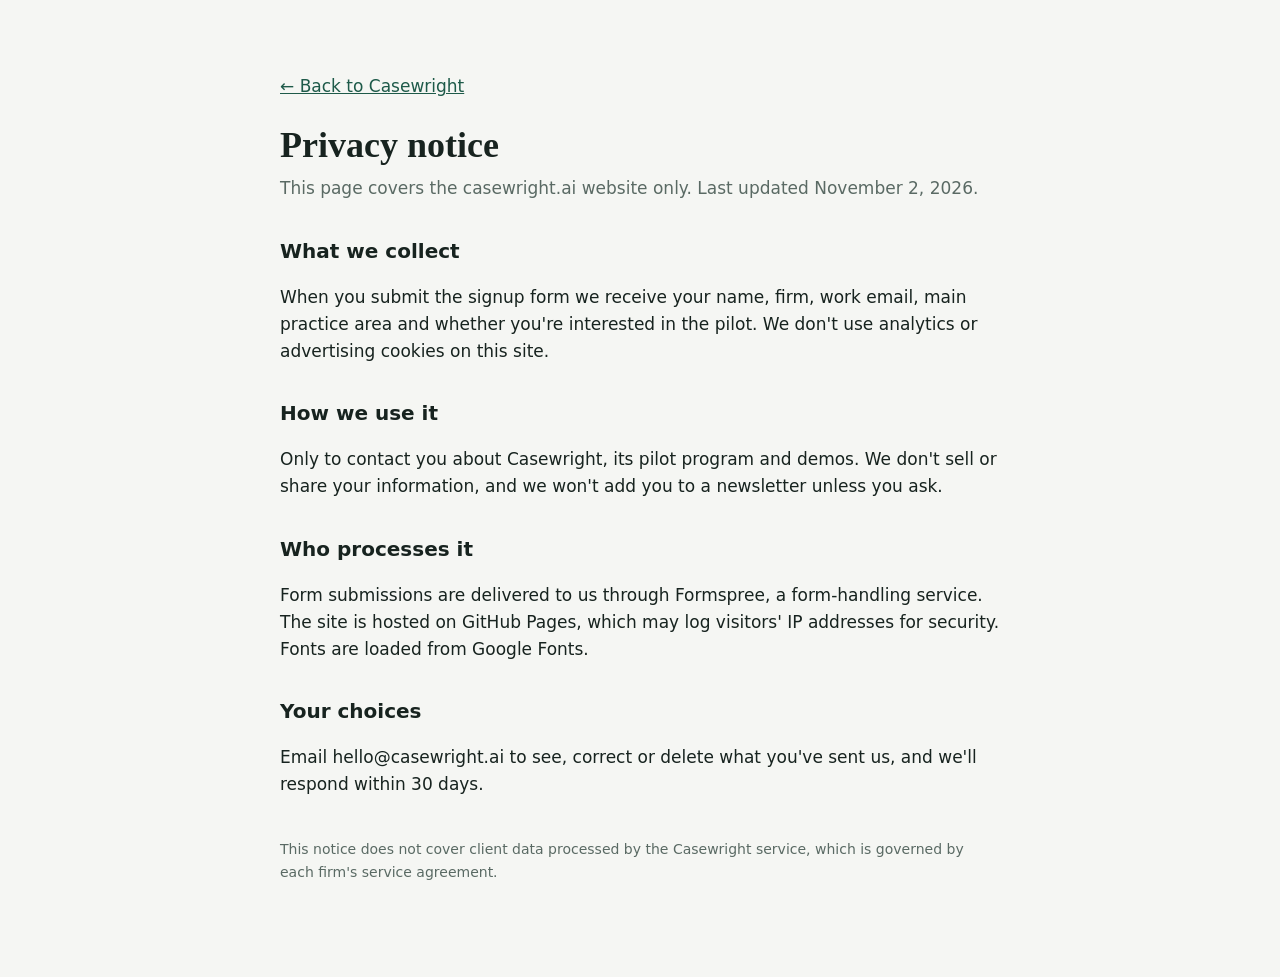
<file: privacy.html>
<!doctype html>
<html lang="en">
<head>
<meta charset="utf-8">
<meta name="viewport" content="width=device-width, initial-scale=1">
<title>Privacy notice | Casewright</title>
<meta http-equiv="Content-Security-Policy" content="default-src 'self'; style-src 'self' 'unsafe-inline' https://fonts.googleapis.com; font-src https://fonts.gstatic.com; img-src 'self' data:; base-uri 'self'; object-src 'none'; upgrade-insecure-requests">
<meta name="robots" content="noindex">
<link rel="icon" href="assets/favicon.svg" type="image/svg+xml">
<link rel="stylesheet" href="https://fonts.googleapis.com/css2?family=IBM+Plex+Sans:wght@400;600&amp;family=IBM+Plex+Serif:wght@600&amp;display=swap">
<link rel="stylesheet" href="assets/site.css">
</head>
<body>
<main style="max-width: 720px; margin: 0 auto; padding: 56px 24px 80px; font-size: 17px; line-height: 1.6">
<p><a href="./">&larr; Back to Casewright</a></p>
<h1 style="font-family: 'IBM Plex Serif', Georgia, serif; font-size: 36px; line-height: 1.2; margin: 24px 0 8px">Privacy notice</h1>
<p style="color: #5A6A64; margin-top: 0">This page covers the casewright.ai website only. Last updated November 2, 2026.</p>

<h2 style="font-size: 20px; margin-top: 32px">What we collect</h2>
<p>When you submit the signup form we receive your name, firm, work email, main practice area and whether you're interested in the pilot. We don't use analytics or advertising cookies on this site.</p>

<h2 style="font-size: 20px; margin-top: 32px">How we use it</h2>
<p>Only to contact you about Casewright, its pilot program and demos. We don't sell or share your information, and we won't add you to a newsletter unless you ask.</p>

<h2 style="font-size: 20px; margin-top: 32px">Who processes it</h2>
<p>Form submissions are delivered to us through Formspree, a form-handling service. The site is hosted on GitHub Pages, which may log visitors' IP addresses for security. Fonts are loaded from Google Fonts.</p>

<h2 style="font-size: 20px; margin-top: 32px">Your choices</h2>
<p>Email hello@casewright.ai to see, correct or delete what you've sent us, and we'll respond within 30 days.</p>

<p style="margin-top: 40px; font-size: 14px; color: #5A6A64">This notice does not cover client data processed by the Casewright service, which is governed by each firm's service agreement.</p>
</main>
</body>
</html>
</file>
<file: assets/site.css>
/* Page basics; section styling is inline in index.html (exported from the design canvas). */
html { scroll-behavior: smooth; }
@media (prefers-reduced-motion: reduce) { html { scroll-behavior: auto; } }
body { margin: 0; background: #F5F6F3; font-family: 'IBM Plex Sans', system-ui, sans-serif; color: #17231F; }
a { color: #1E5A49; }
a:hover { color: #123A2F; }
summary { cursor: pointer; list-style: none; }
summary::-webkit-details-marker { display: none; }
details[open] .faq-plus { transform: rotate(45deg); }
input:focus, select:focus, button:focus-visible, a:focus-visible, summary:focus-visible {
  outline: 3px solid #8FBFAF;
  outline-offset: 2px;
}
button[disabled] { opacity: 0.7; cursor: progress; }

/* Skip link, visible on keyboard focus */
.skip { position: absolute; left: 16px; top: -48px; background: #17231F; color: #FFFFFF; padding: 10px 16px; border-radius: 6px; z-index: 10; }
.skip:focus { top: 12px; color: #FFFFFF; }

/* Spam honeypot, hidden from people */
.hp { position: absolute; left: -10000px; width: 1px; height: 1px; overflow: hidden; }
</file>
